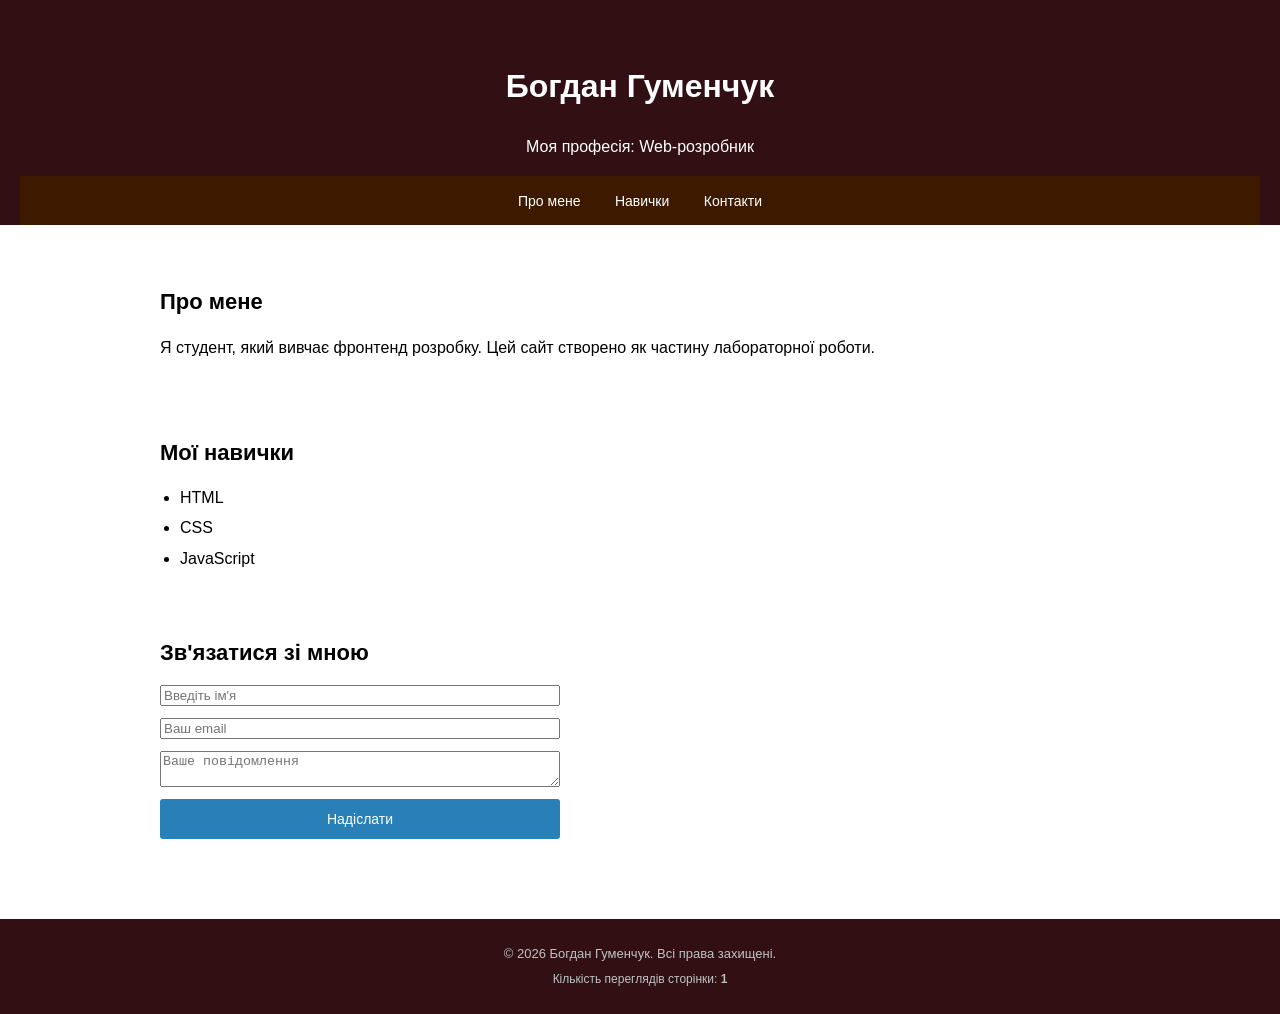
<file: lab10/index.html>
<!DOCTYPE html>
<html lang="uk">
<head>
    <meta charset="UTF-8">
    <meta name="viewport" content="width=device-width, initial-scale=1.0">
    <title>Сайт-візитка</title>
    <link rel="stylesheet" href="styles.css">
    <script src="script.js" defer></script>
</head>
<body>
    <header>
        <h1>Богдан Гуменчук</h1>
        <p>Моя професія: Web-розробник</p>
        <nav>
            <a href="#about">Про мене</a>
            <a href="#skills">Навички</a>
            <a href="#contact">Контакти</a>
        </nav>
    </header>

    <main>
        <section id="about" class="container">
            <h2>Про мене</h2>
            <p>Я студент, який вивчає фронтенд розробку. Цей сайт створено як частину лабораторної роботи.</p>
        </section>

        <section id="skills" class="container">
                <h2>Мої навички</h2>
                <ul>
                    <li>HTML</li>
                    <li>CSS</li>
                    <li>JavaScript</li>
                </ul>
            </section>

        <section id="contact" class="container">
            <h2>Зв'язатися зі мною</h2>
            <form id="contact-form">
                <input type="text" id="name" placeholder="Введіть ім'я" required>
                <input type="email" id="email" placeholder="Ваш email" required>
                <textarea id="message" placeholder="Ваше повідомлення" required></textarea>
                <button type="submit">Надіслати</button>
            </form>
        </section>
    </main>

    <footer>
        <p>&copy; 2026 Богдан Гуменчук. Всі права захищені.</p>
        <p class="views-counter">Кількість переглядів сторінки: <span id="views-count">0</span></p>
    </footer>
</body>
</html>
</file>
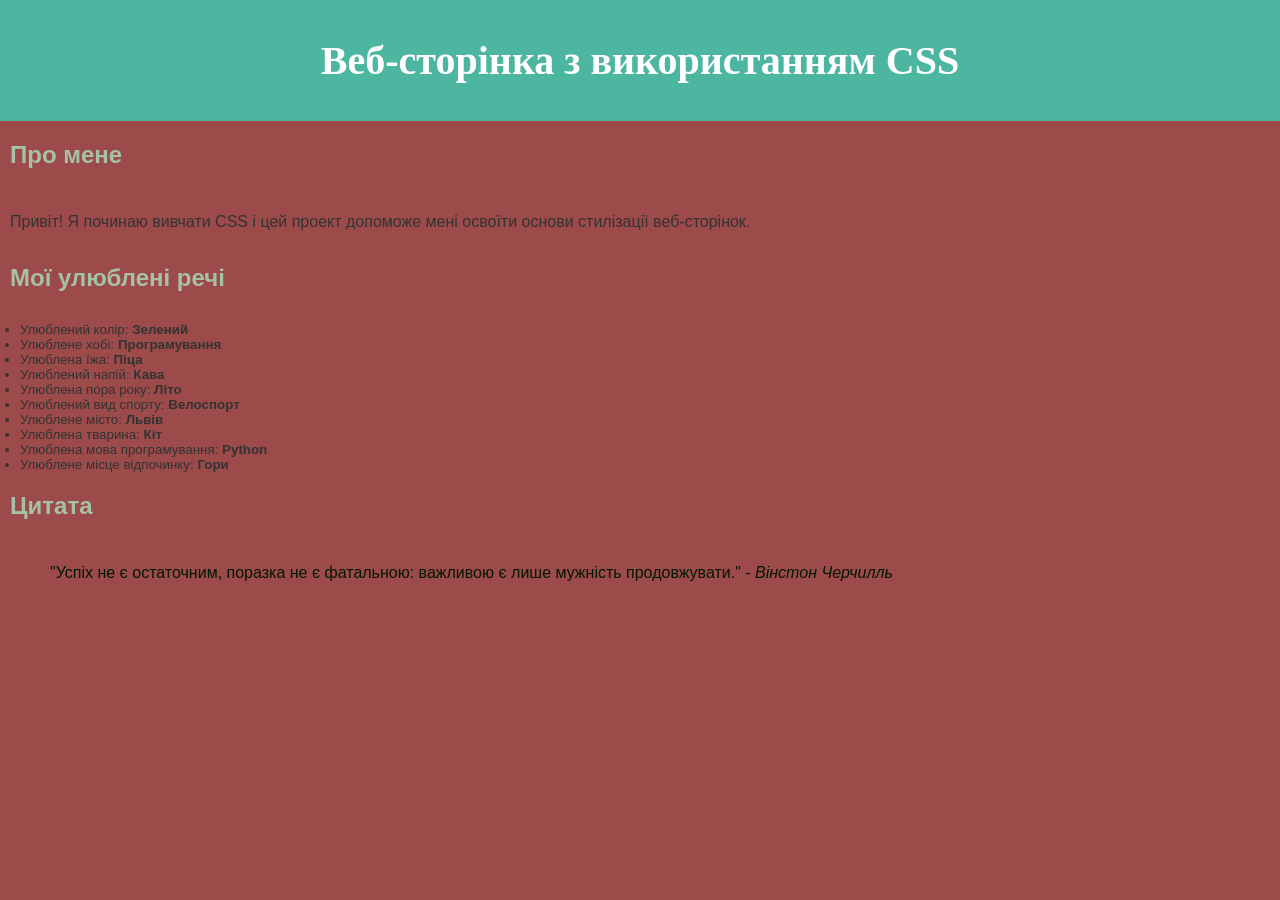
<file: lab2/index.html>
<!DOCTYPE html>
<html lang="uk">
<head>
    <meta charset="UTF-8">
    <meta name="viewport" content="width=device-width, initial-scale=1.0">
    <title>Лабораторна робота 2: Основи CSS</title>
    <link rel="stylesheet" href="styles.css">
</head>
<body>

    <header>
        <h1>Веб-сторінка з використанням CSS</h1>
    </header>

    <main>
        <section>
            <h2>Про мене</h2>
            <p>Привіт! Я починаю вивчати CSS і цей проект допоможе мені освоїти основи стилізації веб-сторінок.</p>
        </section>

        <section>
            <h2>Мої улюблені речі</h2>
            <ul>
                <li>Улюблений колір: <strong>Зелений</strong></li>
                <li>Улюблене хобі: <strong>Програмування</strong></li>
                <li>Улюблена їжа: <strong>Піца</strong></li>
                <li>Улюблений напій: <strong>Кава</strong></li>
                <li>Улюблена пора року: <strong>Літо</strong></li>
                <li>Улюблений вид спорту: <strong>Велоспорт</strong></li>
                <li>Улюблене місто: <strong>Львів</strong></li>
                <li>Улюблена тварина: <strong>Кіт</strong></li>
                <li>Улюблена мова програмування: <strong>Python</strong></li>
                <li>Улюблене місце відпочинку: <strong>Гори</strong></li>
            </ul>
        </section>
        <section>
            <h2>Цитата</h2>
            <blockquote>
                <p>"Успіх не є остаточним, поразка не є фатальною: важливою є лише мужність продовжувати." - <em>Вінстон Черчилль</em></p>
            </blockquote>
        </section>
    </main>
</body>
</html>
</file>
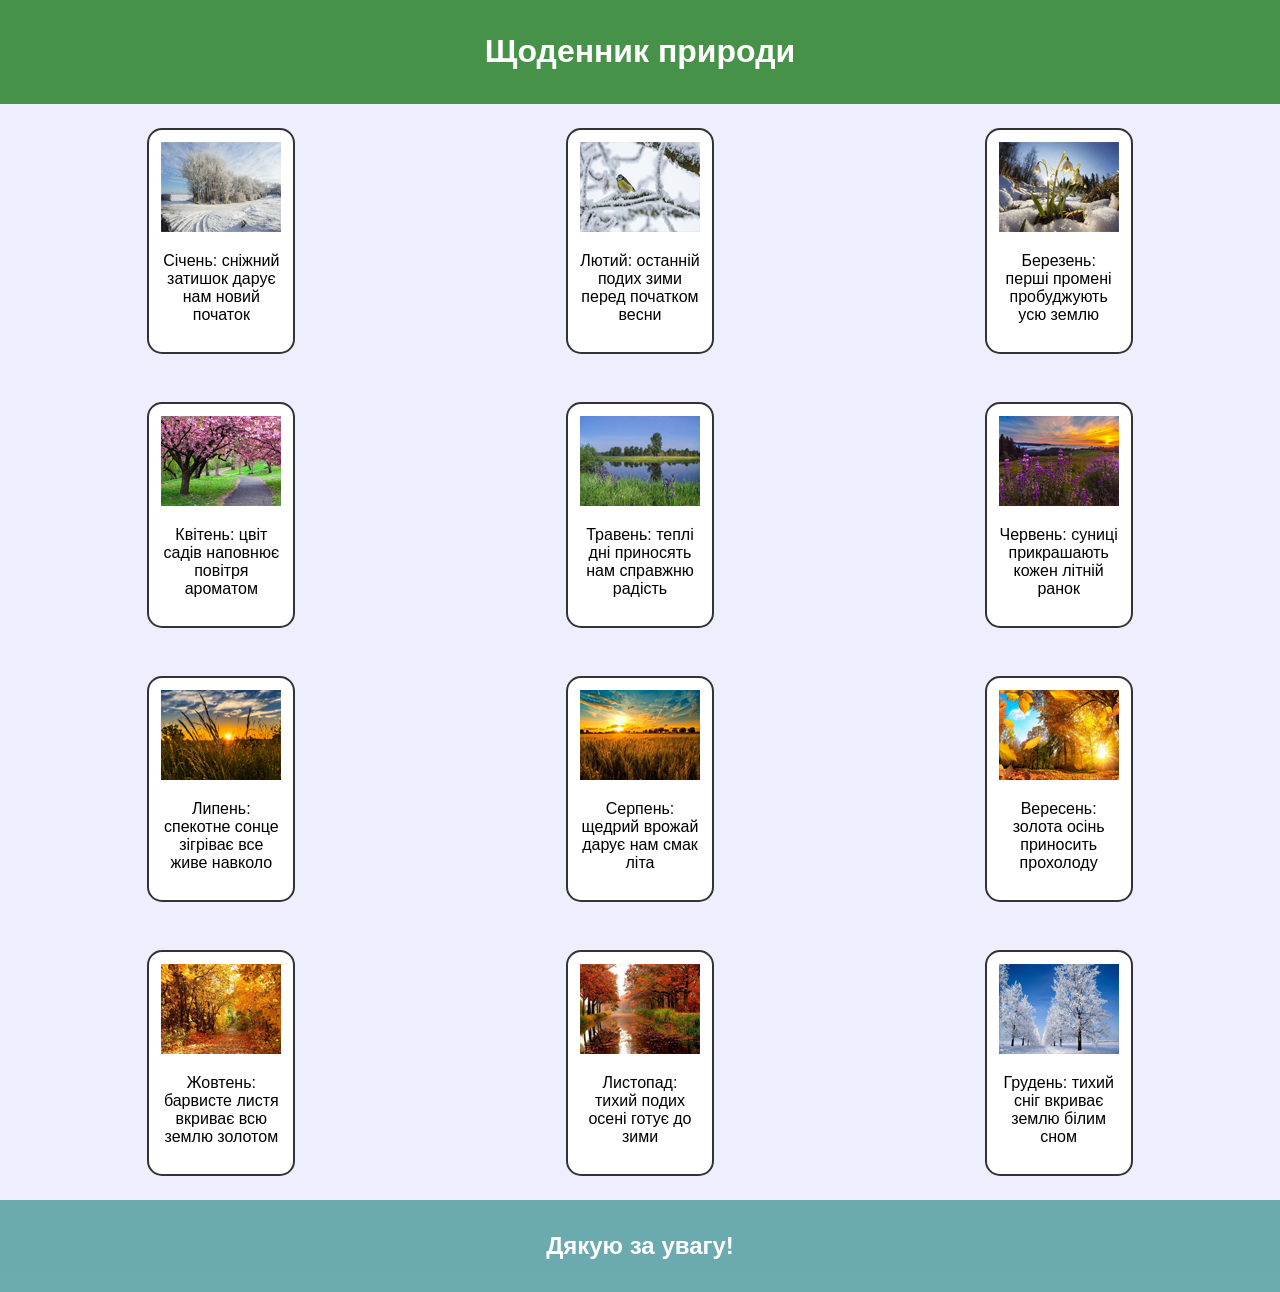
<file: lab3/index.html>
<!DOCTYPE html>
<html lang="uk">
<head>
    <meta charset="UTF-8">
    <meta name="viewport" content="width=device-width, initial-scale=1.0">
    <title>Лабораторна робота 3: Flexbox та Box Model</title>
    <link rel="stylesheet" href="styles.css">
</head>
<body>
    <header>
        <h1>Щоденник природи</h1>
    </header>

    <main>
        <div class="container">
            <div class="box"><img src="images/january.jpg"/><p>Січень: сніжний затишок дарує нам новий початок</p></div>
            <div class="box"><img src="images/february.jpg"/><p>Лютий: останній подих зими перед початком весни</p></div>
            <div class="box"><img src="images/march.jpg"/><p>Березень: перші промені пробуджують усю землю</p></div>
        </div>

        <div class="container">
            <div class="box"><img src="images/april.jpg"/><p>Квітень: цвіт садів наповнює повітря ароматом</p></div>
            <div class="box"><img src="images/may.jpg"/><p>Травень: теплі дні приносять нам справжню радість</p></div>
            <div class="box"><img src="images/june.jpg"/><p>Червень: суниці прикрашають кожен літній ранок</p></div>
        </div>

        <div class="container">
            <div class="box"><img src="images/july.jpg"/><p>Липень: спекотне сонце зігріває все живе навколо</p></div>
            <div class="box"><img src="images/august.jpg"/><p>Серпень: щедрий врожай дарує нам смак літа</p></div>
            <div class="box"><img src="images/september.jpg"/><p>Вересень: золота осінь приносить прохолоду</p></div>
        </div>

        <div class="container">
            <div class="box"><img src="images/october.jpg"/><p>Жовтень: барвисте листя вкриває всю землю золотом</p></div>
            <div class="box"><img src="images/november.jpg"/><p>Листопад: тихий подих осені готує до зими</p></div>
            <div class="box"><img src="images/december.jpg"/><p>Грудень: тихий сніг вкриває землю білим сном</p></div>
        </div>
    </main>
    <footer><h2>Дякую за увагу!</h2></footer>
</body>
</html>
</file>
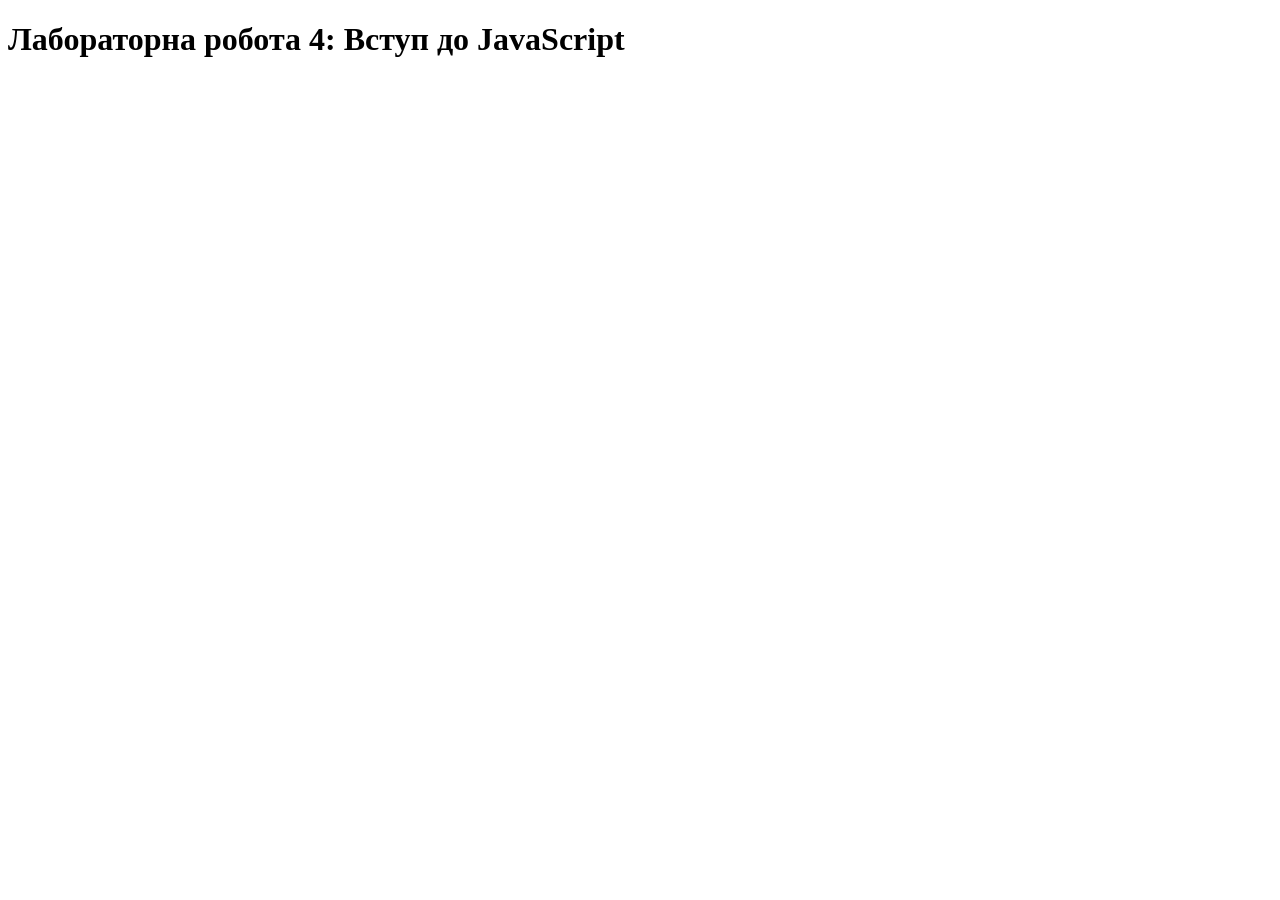
<file: lab4/index.html>
<!DOCTYPE html>
<html lang="uk">
<head>
    <meta charset="UTF-8">
    <meta name="viewport" content="width=device-width, initial-scale=1.0">
    <title>Лабораторна робота 4: Вступ до JavaScript</title>
</head>
<body>
    <h1>Лабораторна робота 4: Вступ до JavaScript</h1>

    <script>
        // Завдання 1: Привітання користувача
        let name = prompt("Будь ласка, введіть ваше ім'я:");
        if (name) {
            let greeting = `Привіт, ${name}!`;
            alert(greeting);
            console.log(greeting);
        } else {
            console.log("Ім'я не було введено.");
        }


        // Завдання 2: Проста арифметика
        console.log("Завдання 2.");

        let num1 = parseFloat(prompt("Введіть перше число:"));
        let num2 = parseFloat(prompt("Введіть друге число:"));

        let sum = num1 + num2;
        let diff = num1 - num2;

        let mathResultText = `Результати обчислень сума: ${sum}\nРізниця: ${diff}`;
        alert(mathResultText);
        console.log(mathResultText);


        // Завдання 3: Вік користувача
        let userYear = prompt("Ваш рік народження:");
        let currentYear = new Date().getFullYear(); // Поточний рік
        const adminAge = 19;
        let userInfo = " ";

        let userAge = currentYear  - Number(userYear);
        let dif = Math.abs(adminAge - userAge);

        if (userAge > adminAge) {
            userInfo = "старший";
        } else if (userAge < adminAge) {
            userInfo = "молодший";
        } else {
            userInfo = "того ж віку, що й ви";
        }

        alert(`Поточний вік користвувача ${userAge} \nПовідомлення користувач ${userInfo} на ${dif} років`);
        

    </script>
</body>
</html>
</file>
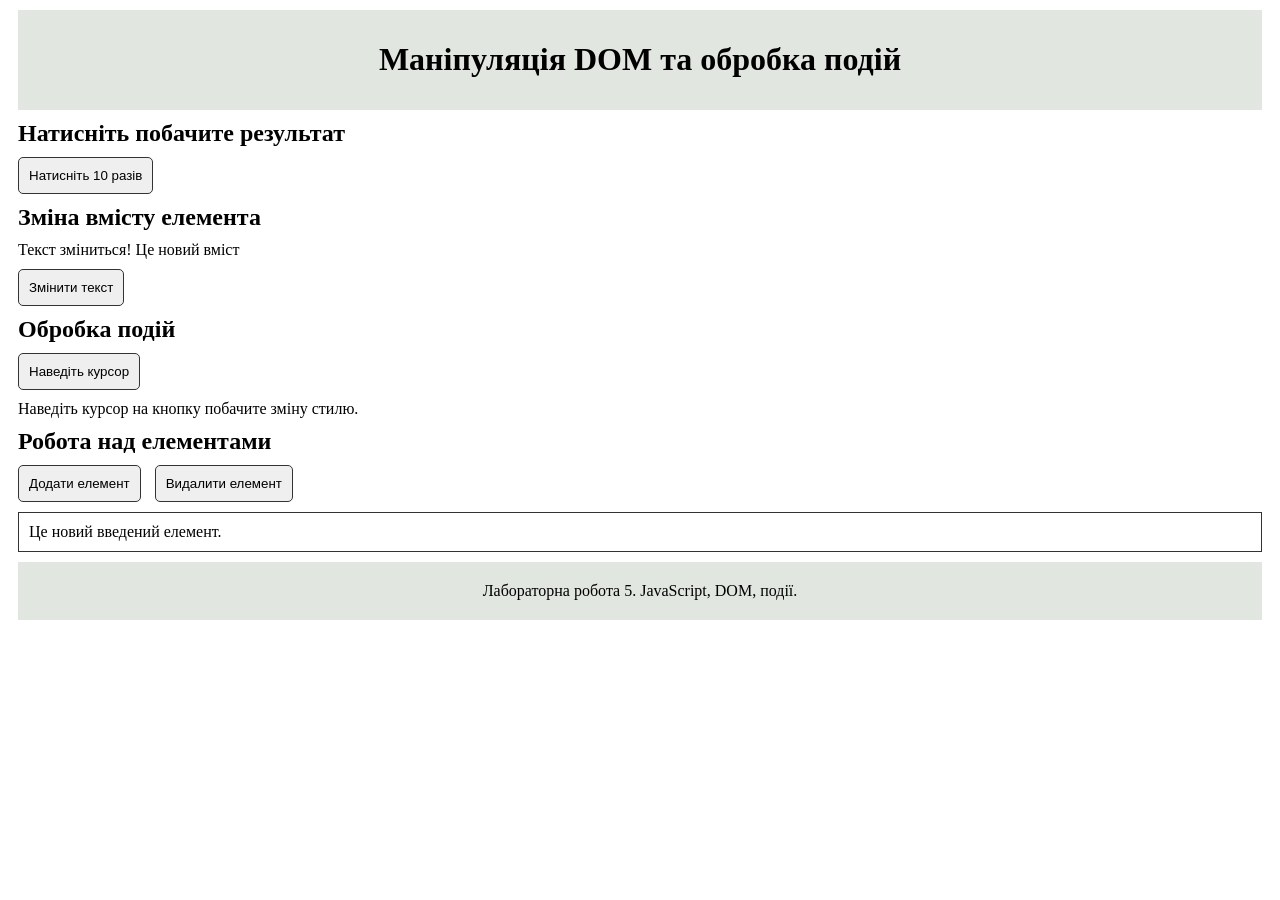
<file: lab5/index.html>
<!DOCTYPE html>
<html lang="uk">
<head>
    <meta charset="UTF-8">
    <meta name="viewport" content="width=device-width, initial-scale=1.0">
    <title>Лабораторна робота 5: Маніпуляція DOM та обробка подій</title>
    <link rel="stylesheet" href="styles.css">
</head>
<body>
    <header>
        <h1>Маніпуляція DOM та обробка подій</h1>
    </header>
    <main>
        <section>
            <h2>Натисніть побачите результат</h2>
            <button id="chekButton">Натисніть 10 разів</button>
        </section>
        <section>
            <h2 id="title">Зміна вмісту елемента</h2>
            <p id="myText">Текст зміниться! Це новий вміст</p>
            <button id="editButton">Змінити текст</button>
        </section>
        <section>
            <h2>Обробка подій</h2>
            <button id="mouseButton">Наведіть курсор</button>
            <p>Наведіть курсор на кнопку побачите зміну стилю.</p>
        </section>
        <section>
            <h2>Робота над елементами</h2>
                <button id="addElement">Додати елемент</button>
                <button id="delElement">Видалити елемент</button>
            <div id="container"><p class="element">Це новий введений елемент.</p></div>
        </section>
        <script src="script.js"></script>
    </main>
    <footer><p>Лабораторна робота 5. JavaScript, DOM, події.</p></footer>
</body>
</html>
</file>
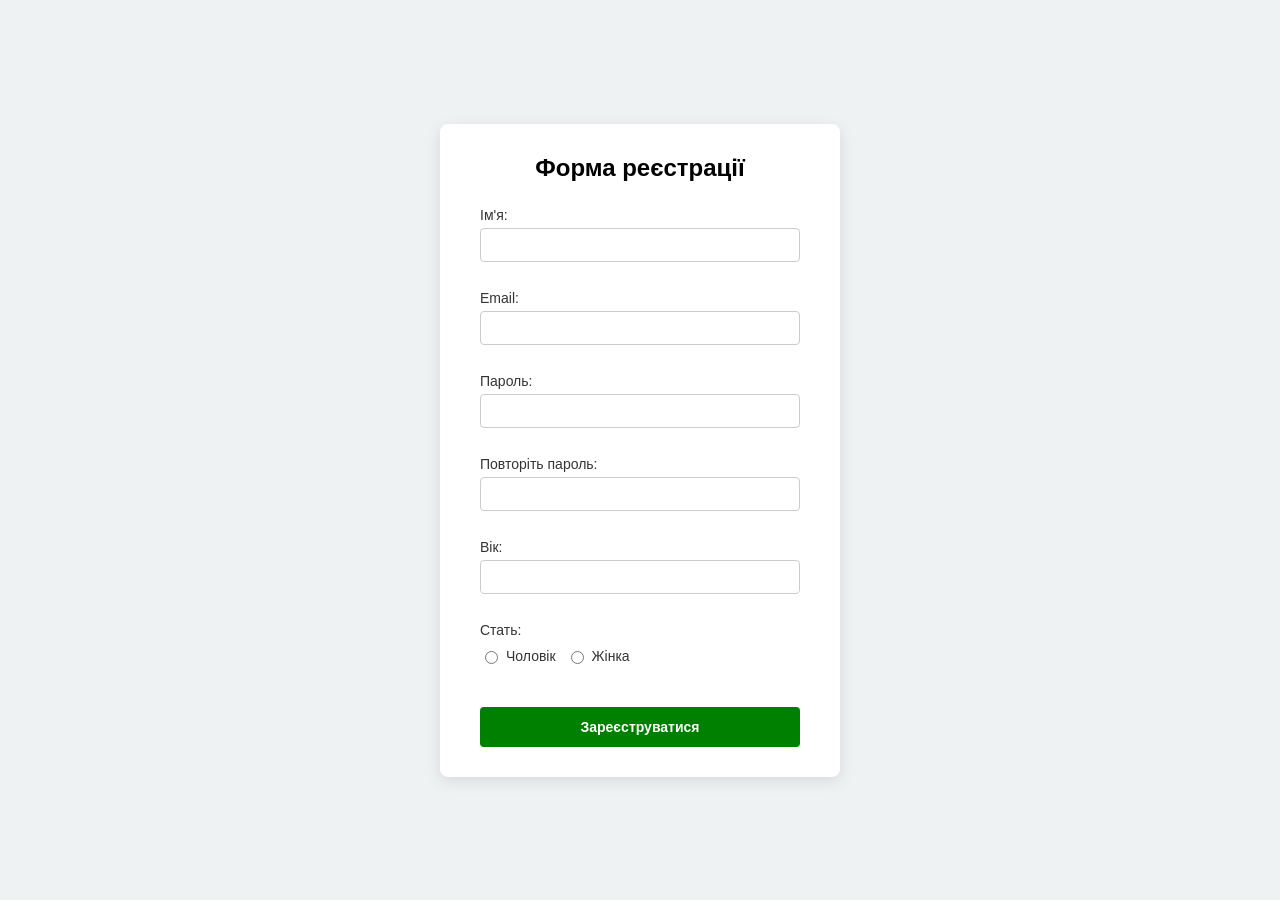
<file: lab6/index.html>
<!DOCTYPE html>
<html lang="uk">
<head>
    <meta charset="UTF-8">
    <meta name="viewport" content="width=device-width, initial-scale=1.0">
    <title>Форма реєстрації</title>
    <link rel="stylesheet" href="styles.css">
</head>
<body>

    <div class="registration-card">
        <h2>Форма реєстрації</h2>
        
        <form id="registration-form" novalidate>
            <div class="form-group">
                <label for="username">Ім'я:</label>
                <input type="text" id="username" name="username"required>
                <span class="error-msg" id="username-error"></span>
            </div>

            <div class="form-group">
                <label for="email">Email:</label>
                <input type="email" id="email" name="email" required>
                <span class="error-msg" id="email-error"></span>
            </div>

            <div class="form-group">
                <label for="password">Пароль:</label>
                <input type="password" id="password" name="password" required>
                <span class="error-msg" id="password-error"></span>
            </div>

            <div class="form-group">
                <label for="confirm-password">Повторіть пароль:</label>
                <input type="password" id="confirm-password" name="confirm-password" required>
                <span class="error-msg" id="confirm-password-error"></span>
            </div>

            <div class="form-group">
                <label for="age">Вік:</label>
                <input type="number" id="age" name="age" min="1" required>
                <span class="error-msg" id="age-error"></span>
            </div>

            <div class="form-group">
                <label>Стать:</label>
                <div class="radio-group">
                    <label>
                        <input type="radio" name="gender" value="Чоловік"> Чоловік
                    </label>
                    <label>
                        <input type="radio" name="gender" value="Жінка"> Жінка
                    </label>
                </div>
                <span class="error-msg" id="gender-error"></span>
            </div>

            <button type="submit" id="submit-btn">Зареєструватися</button>
        </form>
    </div>

    <script src="script.js"></script>
</body>
</html>
</file>
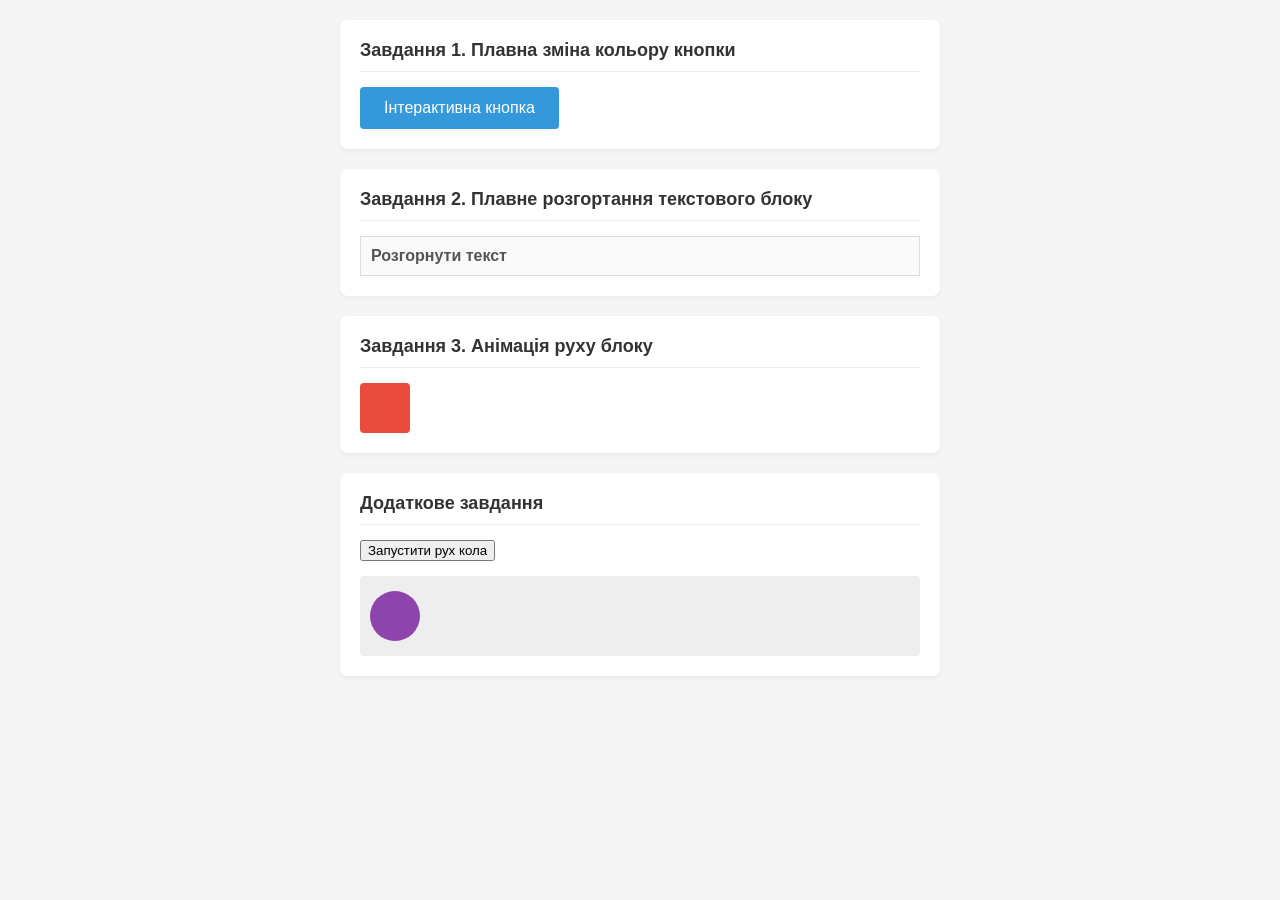
<file: lab7/index.html>
<!DOCTYPE html>
<html lang="uk">
<head>
    <meta charset="UTF-8">
    <meta name="viewport" content="width=device-width, initial-scale=1.0">
    <title>CSS Анімації та Ефекти</title>
    <link rel="stylesheet" href="styles.css">
</head>
<body>

    <main>
        <section class="task-section">
            <h2>Завдання 1. Плавна зміна кольору кнопки</h2>
            <button class="button">Інтерактивна кнопка</button>
        </section>

        <section class="task-section">
            <h2>Завдання 2. Плавне розгортання текстового блоку</h2>
            <div class="expand-container">
                <p class="hint">Розгорнути текст</p>
                <div class="content">
                    <p>Реалізовано розгортання тексту.</p>
                </div>
            </div>
        </section>

        <section class="task-section">
            <h2>Завдання 3. Анімація руху блоку</h2>
            <div class="box"></div>
        </section>

        <section class="task-section bonus-section">
            <h2>Додаткове завдання</h2>
            <button id="start-circle-btn">Запустити рух кола</button>
            <div class="circle-container">
                <div id="moving-circle" class="circle"></div>
            </div>
        </section>
    </main>

    <script src="script.js"></script>
</body>
</html>
</file>
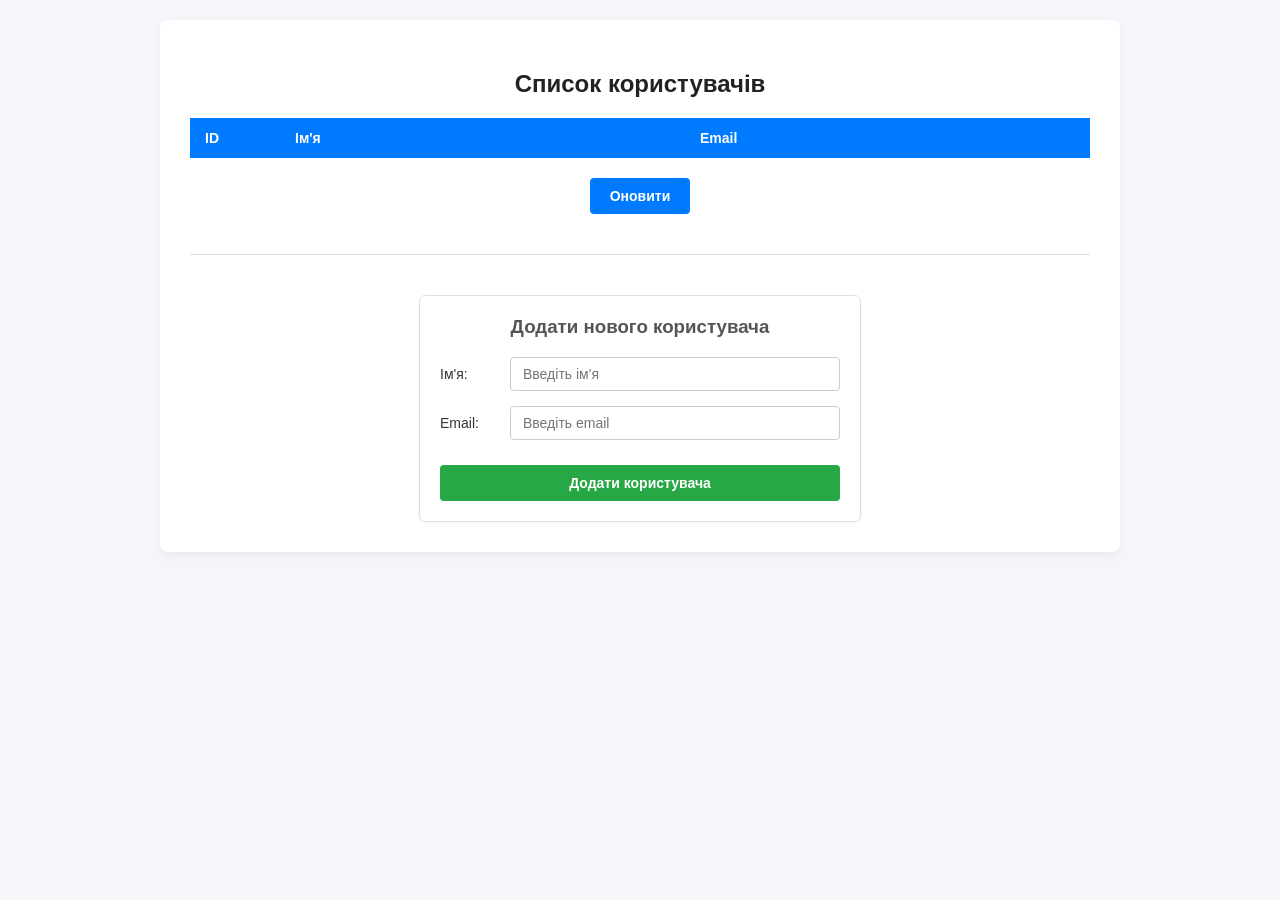
<file: lab8/index.html>
<!DOCTYPE html>
<html lang="uk">
<head>
    <meta charset="UTF-8">
    <meta name="viewport" content="width=device-width, initial-scale=1.0">
    <title>Список користувачів</title>
    <link rel="stylesheet" href="styles.css">
    <script src="script.js" defer></script>
</head>
<body>
    <div class="container">
        <h2>Список користувачів</h2>
        
        <table id="users-table">
            <thead>
                <tr>
                    <th style="width: 10%;">ID</th>
                    <th style="width: 45%;">Ім'я</th>
                    <th style="width: 45%;">Email</th>
                </tr>
            </thead>
            <tbody id="table-body">
                </tbody>
        </table>

        <div class="action-center">
            <button id="refresh-btn" class="btn btn-blue">Оновити</button>
        </div>

        <hr class="divider">

        <div class="form-container">
            <h3>Додати нового користувача</h3>
            <form id="add-user-form">
                <div class="form-group">
                    <label for="user-name">Ім'я:</label>
                    <input type="text" id="user-name" placeholder="Введіть ім'я" required>
                </div>
                <div class="form-group">
                    <label for="user-email">Email:</label>
                    <input type="email" id="user-email" placeholder="Введіть email" required>
                </div>
                <button type="submit" class="btn btn-green">Додати користувача</button>
            </form>
        </div>
    </div>

</body>
</html>
</file>
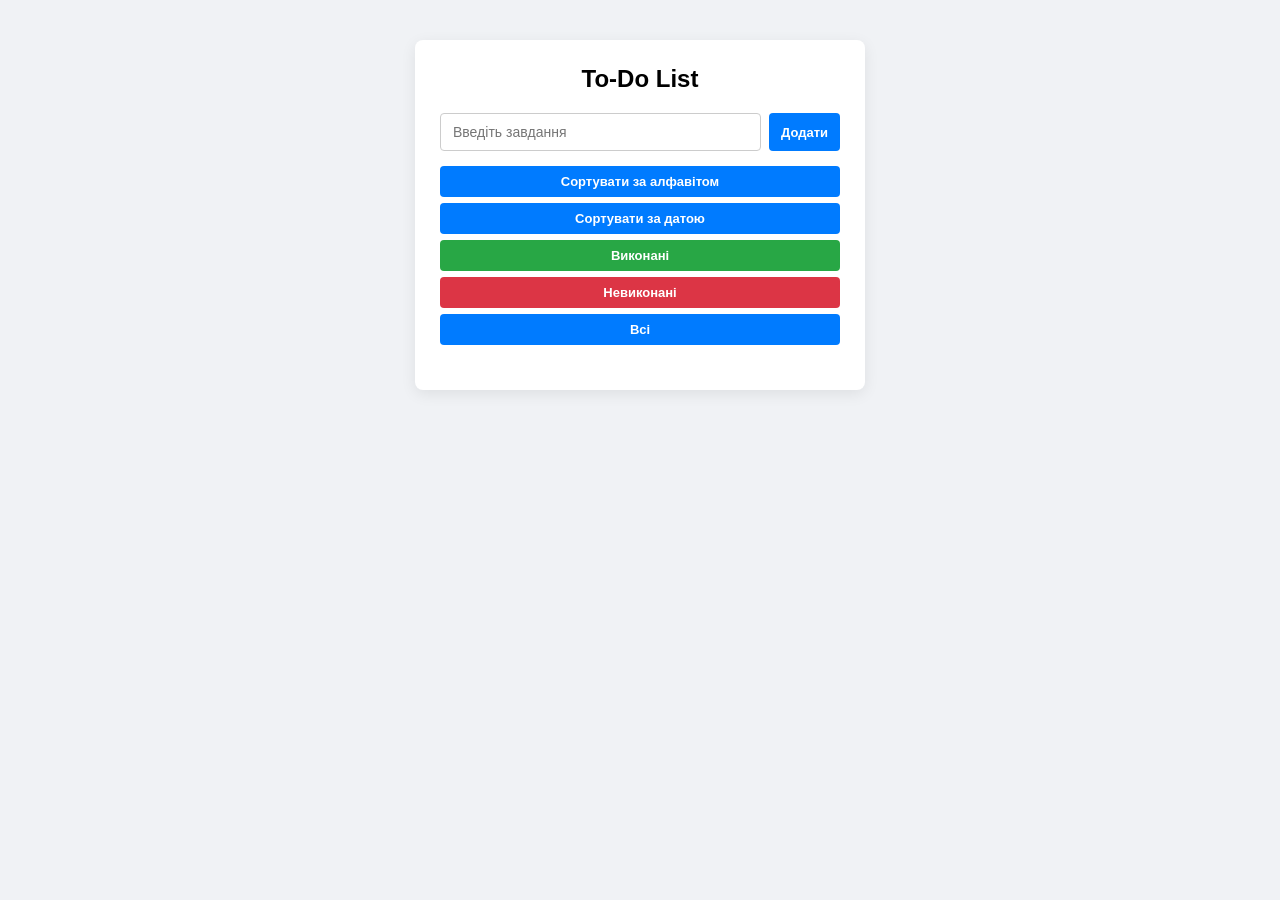
<file: lab9/index.html>
<!DOCTYPE html>
<html lang="uk">
<head>
    <meta charset="UTF-8">
    <meta name="viewport" content="width=device-width, initial-scale=1.0">
    <title>To-Do List</title>
    <link rel="stylesheet" href="styles.css">
    <script src="script.js" defer></script>
</head>
<body>

    <div class="todo-card">
        <h2>To-Do List</h2>
        
        <div class="input-group">
            <input type="text" id="todo-input" placeholder="Введіть завдання">
            <button id="add-btn">Додати</button>
        </div>

        <div class="controls-group">
            <button id="sort-alpha-btn">Сортувати за алфавітом</button>
            <button id="sort-date-btn">Сортувати за датою</button>
            <button id="filter-completed-btn" class="btn-green">Виконані</button>
            <button id="filter-active-btn" class="btn-red">Невиконані</button>
            <button id="filter-all-btn">Всі</button>
        </div>

        <ul id="todo-list"></ul>
    </div>
</body>
</html>
</file>
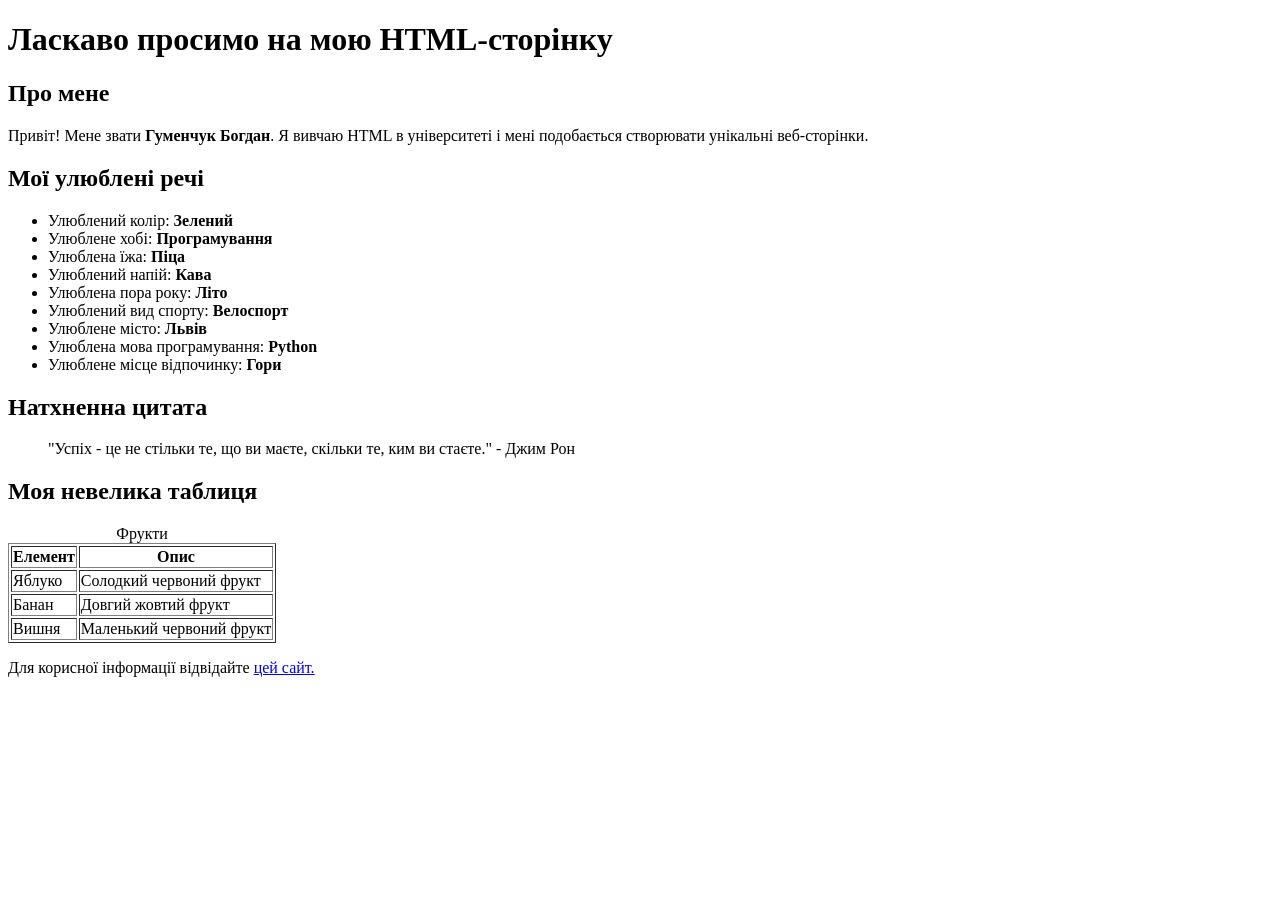
<file: lab1/lab1.html>
<!DOCTYPE html>
<html>
    <head>
        <title>Моя унікальна HTML-сторінка</title>
    </head>
    <body>
        <h1>Ласкаво просимо на мою HTML-сторінку</h1>
        <main>
            <section>
                <h2>Про мене</h2>
                    <p>Привіт! Мене звати <strong>Гуменчук Богдан</strong>. Я вивчаю HTML в університеті і мені подобається створювати унікальні веб-сторінки.</p>
            </section>

            <section>
                <h2>Мої улюблені речі</h2>
                    <ul>
                        <li>Улюблений колір: <strong>Зелений</strong></li>
                        <li>Улюблене хобі: <strong>Програмування</strong></li>
                        <li>Улюблена їжа: <strong>Піца</strong></li>
                        <li>Улюблений напій: <strong>Кава</strong></li>
                        <li>Улюблена пора року: <strong>Літо</strong></li>
                        <li>Улюблений вид спорту: <strong>Велоспорт</strong></li>
                        <li>Улюблене місто: <strong>Львів</strong></li>
                        <li>Улюблена мова програмування: <strong>Python</strong></li>
                        <li>Улюблене місце відпочинку: <strong>Гори</strong></li>
                    </ul>
                </section>

                <section>
                    <h2>Натхненна цитата</h2>
                    <blockquote>
                        <p>"Успіх - це не стільки те, що ви маєте, скільки те, ким ви стаєте." - Джим Рон</p>
                    </blockquote>
                </section>
                <section>
                    <h2>Моя невелика таблиця</h2>
                    <table border="1">
                        <caption>Фрукти</caption>
                        <thead>
                            <tr>
                                <th>Елемент</th>
                                <th>Опис</th>
                            </tr>
                        </thead>

                        <tbody>
                            <tr>
                                <td>Яблуко</td>
                                <td>Солодкий червоний фрукт</td>
                            </tr>

                            <tr>
                                <td>Банан</td>
                                <td>Довгий жовтий фрукт</td> 
                            </tr>

                            <tr>
                                <td>Вишня</td>
                                <td>Маленький червоний фрукт</td>
                            </tr>
                        </tbody>
                    </table>
                </section>
            </main>
        <p>Для корисної інформації відвідайте <a href="https://moodle.lnup.edu.ua/">цей сайт.</a></p>
    </body>
</html>
</file>
<file: lab10/styles.css>
html {
    scroll-behavior: smooth; /* Плавне прокручування по якорях */
}

body {
    font-family: Arial, sans-serif;
    margin: 0;
    padding: 0;
    background-color: #f8f9fa;
    color: #000;
    line-height: 1.6;
}

.container {
    max-width: 960px;
    margin: 0 auto;
    padding: 20px;
}

/* Оформлення Header & Навігації (Темно-синій фон) */
header {
    background-color: #310f12; /* Колір як на скриншоті */
    color: white;
    text-align: center;
    padding: 40px 20px 0 20px;
}

.header-content h1 {
    margin: 0;
    font-size: 28px;
    letter-spacing: 1px;
}

.header-content .subtitle {
    margin: 10px 0 30px 0;
    font-size: 14px;
    color: #bdc3c7;
}

nav {
    background-color: #3d1900; /* Трохи темніший відтінок для меню */
    padding: 12px 0;
}

nav a {
    color: #fff;
    text-decoration: none;
    margin: 0 15px;
    font-size: 14px;
    transition: color 0.2s;
}

nav a:hover {
    color: #3445db;
}

/* Секції контенту */
main {
    background-color: #ffffff;
    padding: 20px 0 60px 0;
}

section {
    margin-bottom: 40px;
}

h2 {
    font-size: 22px;
    font-weight: bold;
    margin-bottom: 15px;
}

ul {
    padding-left: 20px;
    margin: 0;
}

ul li {
    margin-bottom: 5px;
}

/* Виправлені стилі для секції контактів */
#contacts {
    display: flex;
    flex-direction: column; 
}

.contact-wrapper {
    display: flex;
    justify-content: flex-end; /* Зсуває форму примусово вправо */
    width: 100%;
}

#contact-form {
    width: 100%;
    max-width: 400px; /* Фіксована ширина форми як на макеті */
    display: flex;
    flex-direction: column;
    gap: 12px;
}

.form-group input, 
.form-group textarea {
    width: 100%;
    padding: 10px;
    border: 1px solid #ccc;
    border-radius: 3px;
    font-size: 14px;
    box-sizing: border-box;
    outline: none;
    font-family: Arial, sans-serif;
}

.form-group input:focus, 
.form-group textarea:focus {
    border-color: #2980b9;
}

/* Кнопка надіслати */
#contact-form button {
    background-color: #2980b9;
    color: white;
    border: none;
    padding: 12px;
    font-size: 14px;
    cursor: pointer;
    border-radius: 3px;
    transition: background-color 0.2s;
    font-weight: normal;
}

#contact-form button:hover {
    background-color: #2471a3;
}

/* Оформлення підвалу */
footer {
    background-color: #310f12;
    color: #bdc3c7;
    text-align: center;
    padding: 20px;
    font-size: 13px;
}

footer p {
    margin: 5px 0;
}

.views-counter {
    font-size: 12px;
    color: #bdc3c7;
    margin-top: 5px;
}

#views-count {
    font-weight: bold;
    color: #bbbbbb;
}
</file>
<file: lab2/styles.css>
body {
font-family: 'Gill Sans', 'Gill Sans MT', Calibri, 'Trebuchet MS', sans-serif;
background-color: #9c4a4a;
color: #333;
margin: 0;
padding: 0;
}
/* Стилізація заголовка */
header {
background-color: #27eccbab;
color: #fff;
text-align: center;
font-family: 'Times New Roman', Times, serif;
padding: 10px;
}
/* Стилізація заголовків */
h1 {
font-size: 2.5em;
}
h2 {
color: #a5c2a6;
margin-top: 10px;
padding: 10px;
}
/* Стилізація абзаців */
p {
line-height: 1.6;
margin: 10px 0;
padding: 10px;
}
/* Стилізація списків */
ul {
font-family:'Lucida Sans', 'Lucida Sans Regular', 'Lucida Grande', 'Lucida Sans Unicode', Geneva, Verdana, sans-serif;
font-size: 10pt;
list-style-type: disc;
padding-left: 10px;
margin: 10px;
}
/*Стилізація цитати*/
blockquote {
   color: #021803; 
   font-family: 'Segoe UI', Tahoma, Geneva, Verdana, sans-serif;
}
</file>
<file: lab3/styles.css>
/* Загальні стилі */
body {
font-family:'Franklin Gothic Medium', 'Arial Narrow', Arial, sans-serif;
background-color: #eef;
margin: 0;
padding: 0;
}
header {
background-color: #469248;
color: #fff;
text-align: center;
padding: 12px;
}
footer{
background-color: #19817c9c;
color: #fff;
text-align: center;
padding: 12px; 
}
/* Стилізація контейнера за допомогою Flexbox */
.container {
display: flex;
justify-content: space-around; /* Простір між блоками */
align-items: center; /* Вертикальне вирівнювання */
padding: 12px;
}
/* Стилізація блоків (демонстрація Box Model) */
.box {
background-color: #fff;
border: 2px solid #333;
padding: 12px;
margin: 12px;
width: 120px;
text-align: center;
border-radius: 15px;
}
/* Медіа-запит для адаптивності */
@media (max-width: 768px) {
.container {
flex-direction: column; /* Вертикальне розташування для менших екранів */
font-family:'Times New Roman', Times, serif;
}
.box{
background-color:#b62222
}
}
</file>
<file: lab5/styles.css>
header {
    text-align: center;
    margin: 10px;
    padding: 10px;
    background-color: #e2e6e0;
}

h2 {
    margin: 10px;
}

button {
    padding: 10px;
    margin-left: 10px;
    border-radius: 5px;
    border: 1px solid #333;
}

p {
    margin: 10px;
}

.element {
    padding: 10px;
    border: 1px solid #333;
    margin: 10px;
}

footer {
    text-align: center;
    margin: 10px;
    padding: 10px;
    background-color: #e2e6e0;
}
</file>
<file: lab6/styles.css>
body {
    font-family: Arial, sans-serif;
    background-color: #eef2f3;
    margin: 0;
    padding: 0;
    display: flex;
    justify-content: center;
    align-items: center;
    min-height: 100vh;
}

.registration-card {
    background-color: #ffffff;
    width: 100%;
    max-width: 400px;
    padding: 30px 40px;
    border-radius: 8px;
    box-shadow: 0 4px 15px #0000001a;
    box-sizing: border-box;
}

.registration-card h2 {
    text-align: center;
    margin-top: 0;
    margin-bottom: 25px;
    font-size: 24px;
    font-weight: bold;
}

.form-group {
    margin-bottom: 15px;
    display: flex;
    flex-direction: column;
}

.form-group label {
    font-size: 14px;
    font-weight: normal;
    margin-bottom: 5px;
    color: #333;
}

.form-group input[type="text"],
.form-group input[type="email"],
.form-group input[type="password"],
.form-group input[type="number"],
.form-group select {
    padding: 8px 10px;
    font-size: 14px;
    border: 1px solid #cccccc;
    border-radius: 4px;
    outline: none;
    box-sizing: border-box;
    width: 100%;
    transition: border-color 0.2s;
}


/* Радіо кнопки в рядок */
.radio-group {
    display: flex;
    gap: 10px;
    margin-top: 5px;
}

.radio-group label {
    display: flex;
    align-items: center;
    gap: 5px;
    cursor: pointer;
    font-size: 14px;
}

/* Повідомлення про помилки */
.error-msg {
    color: #ff3333;
    font-size: 12px;
    margin-top: 3px;
    min-height: 10px; /* Запобігає "стрибанню" форми */
}

/* Кнопка Зареєструватися */
button {
    background-color: #008000; /* Зелений колір як на фото */
    color: white;
    border: none;
    padding: 12px;
    font-size: 14px;
    font-weight: bold;
    border-radius: 4px;
    cursor: pointer;
    width: 100%;
    margin-top: 10px;
    transition: background-color 0.2s;
}

button:hover {
    background-color: #006400;
}
</file>
<file: lab7/styles.css>
body {
    font-family: Arial, sans-serif;
    background-color: #f5f5f5;
    margin: 0;
    padding: 20px;
    display: flex;
    justify-content: center;
}

main {
    width: 100%;
    max-width: 600px;
}

.task-section {
    background: white;
    padding: 20px;
    margin-bottom: 20px;
    border-radius: 8px;
    box-shadow: 0 2px 5px rgba(0,0,0,0.05);
}

h2 {
    font-size: 18px;
    margin-top: 0;
    color: #333;
    border-bottom: 1px solid #eee;
    padding-bottom: 10px;
}

/* Стилі кнопки */
.button {
    background-color: #3498db;
    color: white;
    border: none;
    padding: 12px 24px;
    font-size: 16px;
    border-radius: 4px;
    cursor: pointer;
    transition: background-color 0.5s ease, transform 0.1s ease;
}

.button:hover {
    background-color: #2ecc71;
}

.button:active {
    transform: scale(0.92);
}

/* Розгортання блоку */
.expand-container {
    border: 1px solid #ddd;
    padding: 10px;
    background-color: #fafafa;
    cursor: pointer;
}

.hint {
    margin: 0;
    font-weight: bold;
    color: #555;
}

.content {
    max-height: 0; 
    overflow: hidden;
    transition: max-height 0.5s ease-in-out;
}

/* Розгортання при наведенні на контейнер */
.expand-container:hover .content {
    max-height: 200px; 
}

.content p {
    margin-top: 10px;
    margin-bottom: 0;
    font-size: 14px;
    color: #666;
    line-height: 1.5;
}

/* Анімація квадрата */
.box {
    width: 50px;
    height: 50px;
    background-color: #e74c3c;
    border-radius: 4px;
    /* Нескінченна анімація руху туди-сюди */
    animation: moveLeftRight 3s ease-in-out infinite alternate;
}

@keyframes moveLeftRight {
    0% {
        transform: translateX(0);
    }
    100% {
        transform: translateX(calc(100% - 50px)); 
        /* Блок буде рухатися в межах ширини батьківського елемента */
        margin-left: 100%;
        transform: translateX(-50px);
    }
}

/* Анімація кола */
.circle-container {
    width: 100%;
    height: 80px;
    background-color: #eee;
    margin-top: 15px;
    position: relative;
    overflow: hidden;
    border-radius: 4px;
}

.circle {
    width: 50px;
    height: 50px;
    background-color: #8e44ad;
    border-radius: 50%;
    position: absolute;
    top: 15px;
    left: 10px;
    
    /* Формула переходу (10 % 5) * 0.3s = 0s */
    transition: background-color 0s linear;
}

/* Клас, який додаватиметься через JS для запуску руху */
.circle-running {
    /* Формула тривалості анімації: 10 * 0.2s = 2s */
    animation: moveCircle 2s ease-in-out infinite alternate;
}

@keyframes moveCircle {
    0% {
        left: 10px;
    }
    100% {
        left: calc(100% - 60px);
    }
}
</file>
<file: lab8/styles.css>
body {
    font-family: Arial, sans-serif;
    background-color: #f4f6f9;
    margin: 0;
    padding: 20px;
    color: #333;
}

.container {
    max-width: 900px;
    margin: 0 auto;
    background-color: #fff;
    padding: 30px;
    border-radius: 8px;
    box-shadow: 0 4px 10px #0000000d;
}

h2, h3 {
    text-align: center;
    color: #222;
}

h3 {
    margin-top: 0;
    color: #555;
}

/* Стилізація таблиці */
table {
    width: 100%;
    border-collapse: collapse;
    margin-top: 20px;
    font-size: 14px;
}

th {
    background-color: #007bff; 
    color: white;
    text-align: left;
    padding: 12px 15px;
    font-weight: bold;
}

td {
    padding: 10px 15px;
    border-bottom: 1px solid #e0e0e0;
}

tbody tr:nth-child(even) {
    background-color: #f9f9f9;
}

tbody tr:hover {
    background-color: #f1f5f9;
}

.action-center {
    display: flex;
    justify-content: center;
    margin-top: 20px;
}

.btn {
    padding: 10px 20px;
    font-size: 14px;
    border: none;
    border-radius: 4px;
    cursor: pointer;
    font-weight: bold;
    transition: background-color 0.2s;
}

.btn-blue {
    background-color: #007bff;
    color: white;
}

.btn-blue:hover {
    background-color: #0056b3;
}

.btn-green {
    background-color: #28a745;
    color: white;
    width: 100%;
    margin-top: 10px;
}

.btn-green:hover {
    background-color: #218838;
}

.divider {
    border: 0;
    border-top: 1px solid #dcdcdc;
    margin: 40px 0;
}

/* Картка форми */
.form-container {
    max-width: 400px;
    margin: 0 auto;
    background: #fff;
    padding: 20px;
    border: 1px solid #e0e0e0;
    border-radius: 6px;
    box-shadow: 0 2px 5px #00000008;
}

.form-group {
    margin-bottom: 15px;
    display: flex;
    align-items: center;
}

.form-group label {
    width: 70px;
    font-size: 14px;
}

.form-group input {
    flex: 1;
    padding: 8px 12px;
    border: 1px solid #ccc;
    border-radius: 4px;
    outline: none;
    font-size: 14px;
}

.form-group input:focus {
    border-color: #007bff;
}
</file>
<file: lab9/styles.css>
body {
    font-family: Arial, sans-serif;
    background-color: #f0f2f5;
    margin: 0;
    padding: 40px 20px;
    display: flex;
    justify-content: center;
    align-items: flex-start;
}

.todo-card {
    background-color: #ffffff;
    width: 100%;
    max-width: 450px;
    padding: 25px;
    border-radius: 8px;
    box-shadow: 0 4px 15px #00000014;
    box-sizing: border-box;
}

h2 {
    text-align: center;
    margin-top: 0;
    margin-bottom: 20px;
    font-size: 24px;
}

/* Група введення тексту */
.input-group {
    display: flex;
    gap: 8px;
    margin-bottom: 15px;
}

.input-group input {
    flex: 1;
    padding: 10px 12px;
    font-size: 14px;
    border: 1px solid #cccccc;
    border-radius: 4px;
    outline: none;
}

.input-group input:focus {
    border-color: #007bff;
}

.controls-group {
    display: flex;
    flex-direction: column;
    gap: 6px;
    margin-bottom: 20px;
}

button {
    padding: 8px 12px;
    font-size: 13px;
    border: none;
    border-radius: 4px;
    cursor: pointer;
    font-weight: bold;
    color: white;
    background-color: #007bff; 
    transition: background-color 0.2s;
}

button:hover {
    background-color: #0056b3;
}

.controls-group button.btn-green {
    background-color: #28a745;
}
.controls-group button.btn-green:hover {
    background-color: #218838;
}

.controls-group button.btn-red {
    background-color: #dc3545;
}
.controls-group button.btn-red:hover {
    background-color: #c82333;
}

#todo-list {
    list-style: none;
    padding: 0;
    margin: 0;
}

.todo-item {
    display: flex;
    align-items: center;
    background-color: #e9ecef;
    padding: 10px 12px;
    border-radius: 4px;
    margin-bottom: 8px;
    gap: 10px;
}

.todo-item.completed .todo-text {
    text-decoration: line-through;
    color: #6c757d;
}

.todo-text {
    flex: 1;
    font-size: 14px;
    word-break: break-all;
}

.todo-date {
    font-size: 11px;
    color: #6c757d;
    margin-left: 5px;
}

.action-btn {
    padding: 6px 10px;
    font-size: 12px;
}

.edit-btn {
    background-color: #ffc107;
    color: #212529;
}
.edit-btn:hover {
    background-color: #e0a800;
}

.delete-btn {
    background-color: #dc3545;
}
.delete-btn:hover {
    background-color: #bd2130;
}

/* Чекбокс */
.todo-item input[type="checkbox"] {
    width: 16px;
    height: 16px;
    cursor: pointer;
}
</file>
